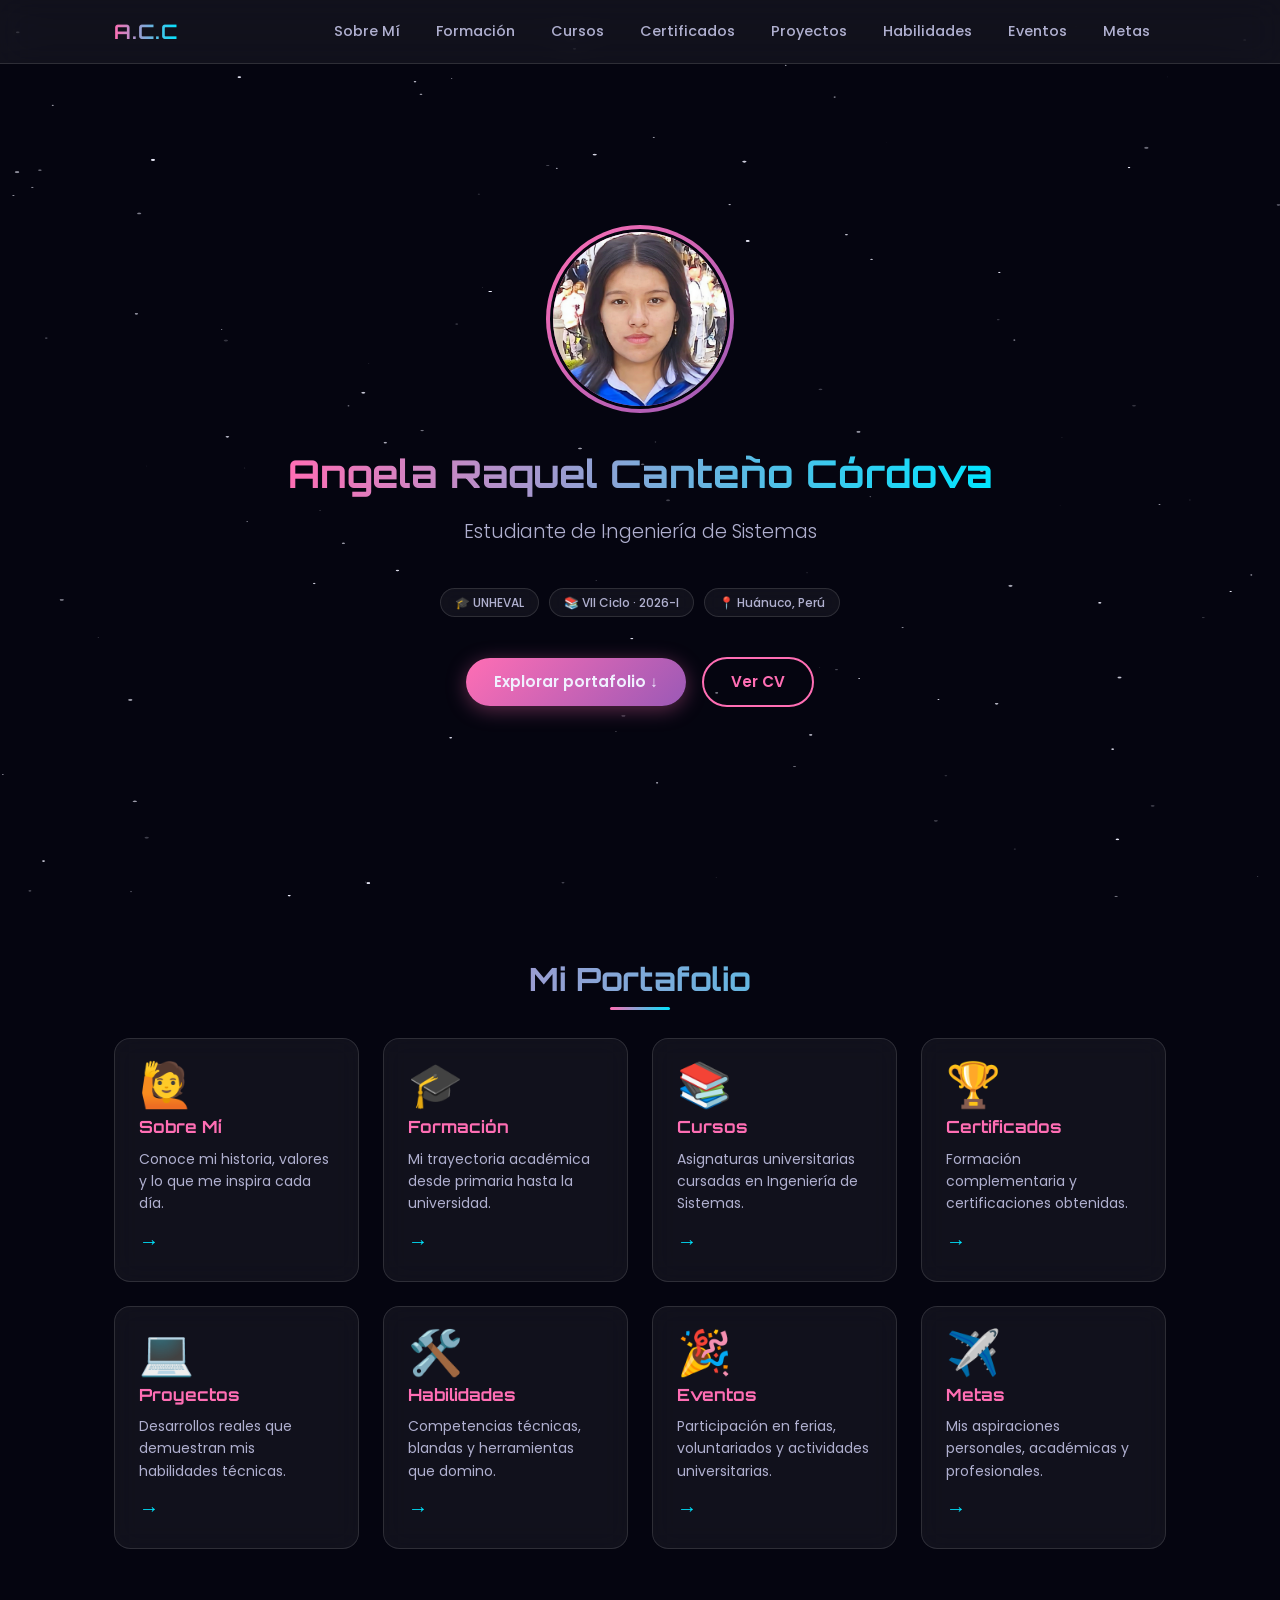
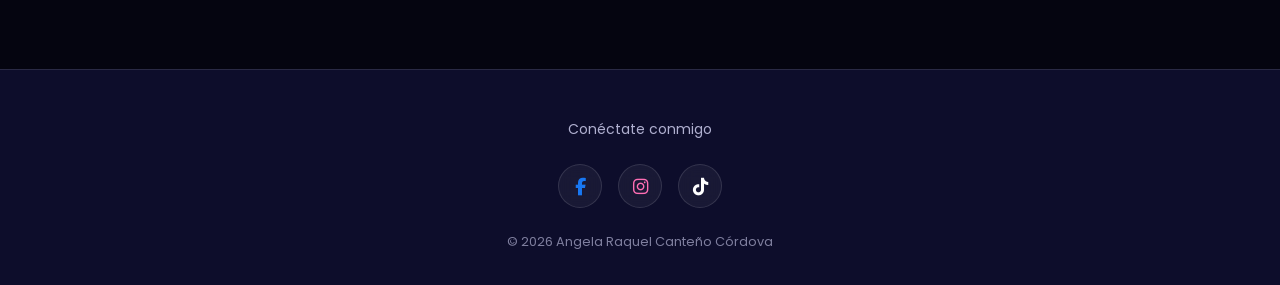
<file: index.html>
<!DOCTYPE html>
<html lang="es">
<head>
  <meta charset="UTF-8">
  <meta name="viewport" content="width=device-width, initial-scale=1.0">
  <meta name="description" content="Portafolio de Angela Raquel Canteño Córdova — Estudiante de Ingeniería de Sistemas, UNHEVAL, Huánuco, Perú.">
  <title>Angela Raquel Canteño Córdova | Portafolio</title>
  <link rel="stylesheet" href="https://cdnjs.cloudflare.com/ajax/libs/font-awesome/6.4.0/css/all.min.css" crossorigin="anonymous" referrerpolicy="no-referrer">
  <link rel="stylesheet" href="assets/css/style.css">
  <style>
    .hero-buttons{
    display: flex;
    justify-content: center;
    gap: 16px;
    flex-wrap: wrap;
    align-items: center;
    }
  </style>
</head>
<body>

  <canvas id="stars-canvas" aria-hidden="true"></canvas>

  <!-- Navbar -->
  <header class="navbar">
    <div class="container">
      <a href="index.html" class="navbar-logo">A.C.C</a>

      <button class="hamburger" type="button" aria-label="Abrir menú" aria-expanded="false">
        <span></span>
        <span></span>
        <span></span>
      </button>

      <ul class="nav-menu">
        <li><a href="pages/sobre-mi.html">Sobre Mí</a></li>
        <li><a href="pages/formacion.html">Formación</a></li>
        <li><a href="pages/cursos.html">Cursos</a></li>
        <li><a href="pages/certificados.html">Certificados</a></li>
        <li><a href="pages/proyectos.html">Proyectos</a></li>
        <li><a href="pages/habilidades.html">Habilidades</a></li>
        <li><a href="pages/eventos.html">Eventos</a></li>
        <li><a href="pages/viajes-metas.html">Metas</a></li>
      </ul>
    </div>
  </header>

  <main>
    <!-- Hero -->
    <section class="hero-home">
      <div class="hero-photo-wrap">
        <img
          src="assets/img/perfil.jpg"
          class="hero-photo"
          width="180"
          height="180"
        >
      </div>

      <h1 class="hero-title">Angela Raquel Canteño Córdova</h1>
      <p class="hero-subtitle">Estudiante de Ingeniería de Sistemas</p>

      <div class="hero-chips">
        <span class="tag-chip">🎓 UNHEVAL</span>
        <span class="tag-chip">📚 VII Ciclo · 2026-I</span>
        <span class="tag-chip">📍 Huánuco, Perú</span>
      </div>
      <div class="hero-buttons">
        <a href="#secciones" class="btn-primary">Explorar portafolio ↓</a>
        <a href="assets/cv/cv-angela.pdf" target="_blank" class="btn-secondary">Ver CV</a>
      </div>
      
    </section>

    <!-- Cards -->
    <section id="secciones" class="section-cards">
      <div class="container">
        <h2 class="section-title text-center">Mi Portafolio</h2>

        <div class="cards-grid">
          <a href="pages/sobre-mi.html" class="glass-card portfolio-card animate-on-scroll" style="--delay: 0.1s">
            <span class="card-emoji anim-float" aria-hidden="true">🙋</span>
            <h3 class="card-title">Sobre Mí</h3>
            <p class="card-desc">Conoce mi historia, valores y lo que me inspira cada día.</p>
            <span class="card-arrow">→</span>
          </a>

          <a href="pages/formacion.html" class="glass-card portfolio-card animate-on-scroll" style="--delay: 0.2s">
            <span class="card-emoji anim-float" aria-hidden="true">🎓</span>
            <h3 class="card-title">Formación</h3>
            <p class="card-desc">Mi trayectoria académica desde primaria hasta la universidad.</p>
            <span class="card-arrow">→</span>
          </a>

          <a href="pages/cursos.html" class="glass-card portfolio-card animate-on-scroll" style="--delay: 0.3s">
            <span class="card-emoji anim-float" aria-hidden="true">📚</span>
            <h3 class="card-title">Cursos</h3>
            <p class="card-desc">Asignaturas universitarias cursadas en Ingeniería de Sistemas.</p>
            <span class="card-arrow">→</span>
          </a>

          <a href="pages/certificados.html" class="glass-card portfolio-card animate-on-scroll" style="--delay: 0.4s">
            <span class="card-emoji anim-float" aria-hidden="true">🏆</span>
            <h3 class="card-title">Certificados</h3>
            <p class="card-desc">Formación complementaria y certificaciones obtenidas.</p>
            <span class="card-arrow">→</span>
          </a>

          <a href="pages/proyectos.html" class="glass-card portfolio-card animate-on-scroll" style="--delay: 0.5s">
            <span class="card-emoji anim-float" aria-hidden="true">💻</span>
            <h3 class="card-title">Proyectos</h3>
            <p class="card-desc">Desarrollos reales que demuestran mis habilidades técnicas.</p>
            <span class="card-arrow">→</span>
          </a>

          <a href="pages/habilidades.html" class="glass-card portfolio-card animate-on-scroll" style="--delay: 0.6s">
            <span class="card-emoji anim-float" aria-hidden="true">🛠️</span>
            <h3 class="card-title">Habilidades</h3>
            <p class="card-desc">Competencias técnicas, blandas y herramientas que domino.</p>
            <span class="card-arrow">→</span>
          </a>

          <a href="pages/eventos.html" class="glass-card portfolio-card animate-on-scroll" style="--delay: 0.7s">
            <span class="card-emoji anim-float" aria-hidden="true">🎉</span>
            <h3 class="card-title">Eventos</h3>
            <p class="card-desc">Participación en ferias, voluntariados y actividades universitarias.</p>
            <span class="card-arrow">→</span>
          </a>

          <a href="pages/viajes-metas.html" class="glass-card portfolio-card animate-on-scroll" style="--delay: 0.8s">
            <span class="card-emoji anim-float" aria-hidden="true">✈️</span>
            <h3 class="card-title">Metas</h3>
            <p class="card-desc">Mis aspiraciones personales, académicas y profesionales.</p>
            <span class="card-arrow">→</span>
          </a>
        </div>
      </div>
    </section>
  </main>

  <!-- Footer -->
  <footer class="footer">
    <div class="container">
      <p class="footer-text">Conéctate conmigo</p>
      <div class="footer-social">
        <a
          href="https://facebook.com/angela.canteno"
          class="social-icon facebook"
          target="_blank"
          rel="noopener noreferrer"
          aria-label="Facebook"
        >
          <i class="fa-brands fa-facebook-f" aria-hidden="true"></i>
        </a>
        <a
          href="https://instagram.com/jisvly?igsh=MXY1YnVvYzBodHlzaQ=="
          class="social-icon instagram"
          target="_blank"
          rel="noopener noreferrer"
          aria-label="Instagram"
        >
          <i class="fa-brands fa-instagram" aria-hidden="true"></i>
        </a>
        <a
          href="https://www.tiktok.com/@lixpupin?_r=1&_t=ZS-96fimWKmJ09"
          class="social-icon tiktok"
          target="_blank"
          rel="noopener noreferrer"
          aria-label="TikTok"
        >
          <i class="fa-brands fa-tiktok" aria-hidden="true"></i>
        </a>
      </div>
      <p class="footer-copy">© 2026 Angela Raquel Canteño Córdova</p>
    </div>
  </footer>

  <script src="assets/js/main.js"></script>
</body>
</html>
</file>
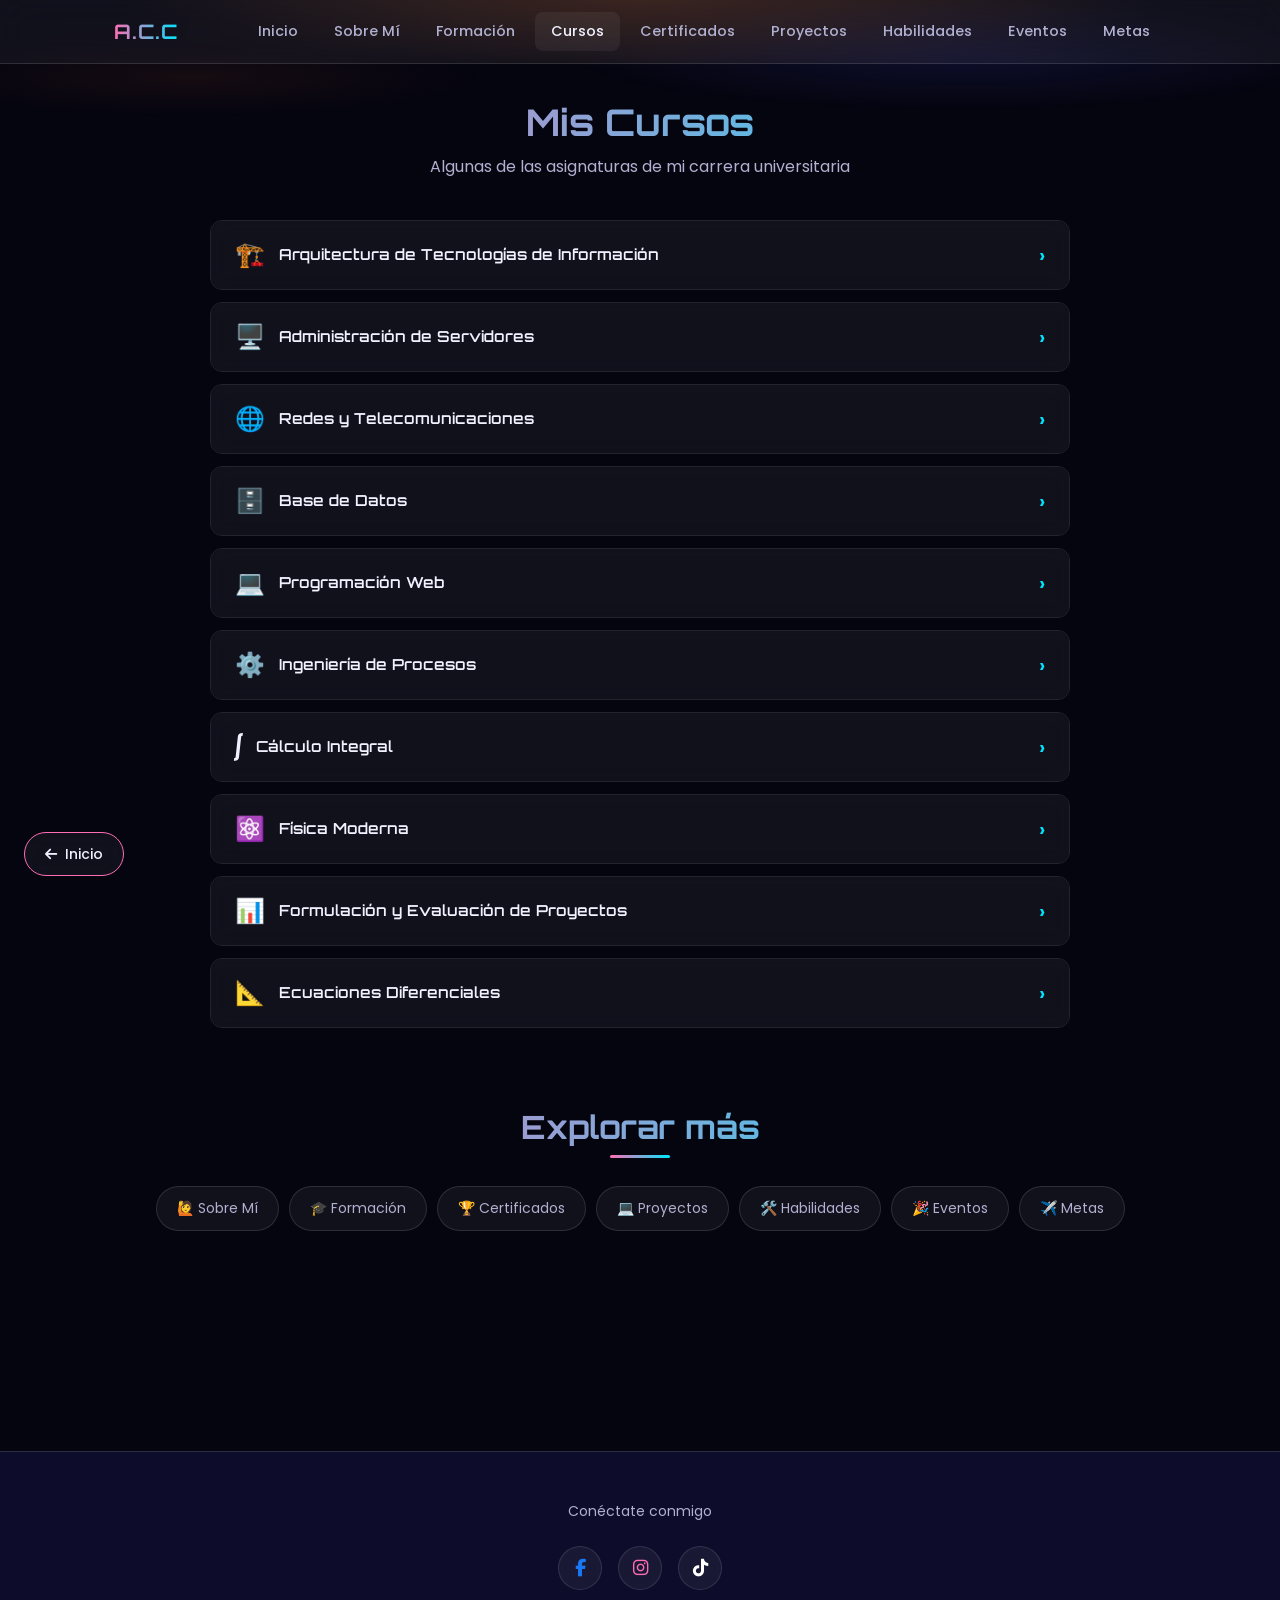
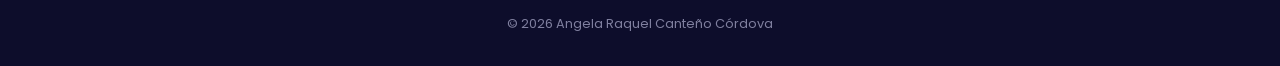
<file: pages/cursos.html>
<!DOCTYPE html>
<html lang="es">
<head>
  <meta charset="UTF-8">
  <meta name="viewport" content="width=device-width, initial-scale=1.0">
  <meta name="description" content="Mis Cursos — Angela Raquel Canteño Córdova, Ingeniería de Sistemas UNHEVAL, VII Ciclo 2026-I.">
  <title>Cursos | Angela Raquel Canteño Córdova</title>
  <link rel="stylesheet" href="https://cdnjs.cloudflare.com/ajax/libs/font-awesome/6.4.0/css/all.min.css" crossorigin="anonymous" referrerpolicy="no-referrer">
  <link rel="stylesheet" href="../assets/css/style.css">
  <style>
    #bubbles-container {
      position: fixed;
      inset: 0;
      z-index: -1;
      pointer-events: none;
      overflow: hidden;
    }

    .page-cursos { padding-bottom: 100px; }

    .hero-cursos {
      text-align: center;
      padding: 100px 24px 40px;
      background: radial-gradient(ellipse 75% 55% at 50% 0%, rgba(180, 90, 40, 0.28), transparent 55%),
                  radial-gradient(ellipse 60% 50% at 75% 25%, rgba(26, 26, 78, 0.45), transparent 50%),
                  radial-gradient(ellipse 50% 40% at 15% 35%, rgba(120, 50, 30, 0.15), transparent 45%);
    }

    .hero-cursos h1 {
      font-family: 'Orbitron', sans-serif;
      font-size: clamp(1.5rem, 4vw, 2.3rem);
      font-weight: 700;
      background: linear-gradient(90deg, var(--rosa), var(--cian));
      -webkit-background-clip: text;
      background-clip: text;
      -webkit-text-fill-color: transparent;
      margin-bottom: 10px;
    }

    .hero-cursos p {
      max-width: 580px;
      margin: 0 auto;
      color: var(--texto-suave);
    }

    /* Acordeón cursos */
    .accordion-cursos {
      width: 100%;
      max-width: 860px;
      margin: 0 auto 48px;
      display: flex;
      flex-direction: column;
      gap: 0;
    }

    .accordion-cursos .accordion-item {
      border-radius: 12px;
      margin-bottom: 12px;
      overflow: hidden;
      border: 1px solid var(--glass-border);
    }

    .accordion-cursos .accordion-header {
      padding: 18px 24px;
      display: flex;
      align-items: center;
      gap: 14px;
      cursor: pointer;
      background: var(--glass);
      backdrop-filter: blur(10px);
      -webkit-backdrop-filter: blur(10px);
      font-weight: 600;
      transition: var(--transition);
      width: 100%;
      border: none;
      color: var(--texto);
      text-align: left;
    }

    .accordion-cursos .accordion-header:hover,
    .accordion-cursos .accordion-item.active .accordion-header {
      border-color: var(--rosa);
      background: rgba(255, 110, 180, 0.08);
    }

    .accordion-cursos .acc-emoji {
      font-size: 1.5rem;
      flex-shrink: 0;
      line-height: 1;
    }

    .accordion-cursos .acc-title {
      flex: 1;
      font-family: 'Orbitron', sans-serif;
      font-size: clamp(0.8rem, 2.5vw, 0.95rem);
      color: var(--texto);
      word-break: break-word;
      min-width: 0;
    }

    .accordion-cursos .acc-arrow {
      margin-left: auto;
      flex-shrink: 0;
      font-size: 1.25rem;
      color: var(--cian);
      transition: transform 0.3s ease;
    }

    .accordion-cursos .accordion-item.active .acc-arrow {
      transform: rotate(90deg);
    }

    .accordion-cursos .accordion-body {
      overflow: hidden;
      transition: max-height 0.4s ease;
    }

    .curso-inner {
      padding: 20px 24px 24px;
      margin: 0 12px 12px;
      background: var(--glass);
      backdrop-filter: blur(12px);
      -webkit-backdrop-filter: blur(12px);
      border: 1px solid var(--glass-border);
      border-radius: var(--radius);
      overflow-wrap: break-word;
      word-break: break-word;
    }

    .badge-area {
      display: inline-block;
      padding: 4px 12px;
      border-radius: 50px;
      font-size: 0.75rem;
      font-weight: 600;
      margin-bottom: 14px;
    }

    .badge-tecnologia {
      background: rgba(0, 229, 255, 0.15);
      border: 1px solid rgba(0, 229, 255, 0.4);
      color: var(--cian);
    }

    .badge-matematica {
      background: rgba(155, 89, 182, 0.2);
      border: 1px solid rgba(155, 89, 182, 0.45);
      color: #c8a0e8;
    }

    .badge-redes {
      background: rgba(255, 110, 180, 0.15);
      border: 1px solid rgba(255, 110, 180, 0.4);
      color: var(--rosa);
    }

    .badge-procesos {
      background: rgba(212, 175, 55, 0.15);
      border: 1px solid rgba(212, 175, 55, 0.45);
      color: #e8c96a;
    }

    .curso-desc {
      margin-bottom: 18px;
      line-height: 1.65;
      color: var(--texto-suave);
    }

    .curso-block-title {
      font-size: 0.8rem;
      text-transform: uppercase;
      letter-spacing: 0.06em;
      color: var(--rosa);
      margin-bottom: 10px;
      font-weight: 600;
    }

    .chips-row {
      display: flex;
      flex-wrap: wrap;
      gap: 8px;
      margin-bottom: 18px;
    }

    .chip-glass {
      padding: 6px 14px;
      font-size: 0.78rem;
      border-radius: 50px;
      background: rgba(255, 255, 255, 0.05);
      border: 1px solid var(--glass-border);
      color: var(--texto-suave);
      line-height: 1.3;
    }

    .trabajo-destacado {
      padding: 14px 16px;
      background: rgba(255, 110, 180, 0.06);
      border-left: 3px solid var(--rosa);
      border-radius: 0 12px 12px 0;
      margin-bottom: 18px;
      font-size: 0.9rem;
      line-height: 1.55;
    }

    .curso-img {
      width: 100%;
      border-radius: 12px;
      aspect-ratio: 16 / 9;
      object-fit: cover;
      border: 1px solid var(--glass-border);
      display: block;
    }

    .nav-pills-section { text-align: center; padding: 20px 0 40px; }
    .nav-pills {
      display: flex;
      flex-wrap: wrap;
      justify-content: center;
      gap: 10px;
    }
    .nav-pills a {
      padding: 10px 20px;
      font-size: 0.875rem;
      border-radius: 50px;
      background: var(--glass);
      border: 1px solid var(--glass-border);
      color: var(--texto-suave);
      transition: var(--transition);
    }
    .nav-pills a:hover {
      border-color: var(--rosa);
      color: var(--texto);
      background: rgba(255, 110, 180, 0.1);
    }

    .nav-menu a.active {
      color: var(--texto);
      background: rgba(255, 110, 180, 0.12);
    }

    @media (max-width: 480px) {
      .accordion-cursos .accordion-header {
        padding: 14px 16px;
        gap: 10px;
      }
      .curso-inner {
        padding: 16px;
        margin: 0 8px 8px;
      }
      .hero-cursos { padding-top: 88px; }
    }
  </style>
</head>
<body>

  <div id="bubbles-container" aria-hidden="true"></div>

  <header class="navbar">
    <div class="container">
      <a href="../index.html" class="navbar-logo">A.C.C</a>
      <button class="hamburger" type="button" aria-label="Abrir menú" aria-expanded="false">
        <span></span><span></span><span></span>
      </button>
      <ul class="nav-menu">
        <li><a href="../index.html">Inicio</a></li>
        <li><a href="sobre-mi.html">Sobre Mí</a></li>
        <li><a href="formacion.html">Formación</a></li>
        <li><a href="cursos.html" class="active">Cursos</a></li>
        <li><a href="certificados.html">Certificados</a></li>
        <li><a href="proyectos.html">Proyectos</a></li>
        <li><a href="habilidades.html">Habilidades</a></li>
        <li><a href="eventos.html">Eventos</a></li>
        <li><a href="viajes-metas.html">Metas</a></li>
      </ul>
    </div>
  </header>

  <main class="page-cursos">
    <section class="hero-cursos">
      <div class="container">
        <h1>Mis Cursos</h1>
        <p>Algunas de las asignaturas de mi carrera universitaria</p>
      </div>
    </section>

    <section class="container">
      <div class="accordion accordion-cursos" id="accordion-cursos">

        <div class="accordion-item">
          <button type="button" class="accordion-header">
            <span class="acc-emoji">🏗️</span>
            <span class="acc-title">Arquitectura de Tecnologías de Información</span>
            <span class="acc-arrow">›</span>
          </button>
          <div class="accordion-body">
            <div class="curso-inner glass-card">
              <span class="badge-area badge-tecnologia">Tecnología</span>
              <p class="curso-desc">
                Estudio de arquitecturas empresariales, patrones de diseño y alineación entre negocio y TI.
                Se analizan frameworks como TOGAF y la planificación de infraestructura escalable.
              </p>
              <p class="curso-block-title">Competencias que desarrolla</p>
              <div class="chips-row">
                <span class="chip-glass">Diseño de arquitectura</span>
                <span class="chip-glass">Análisis de requisitos</span>
                <span class="chip-glass">Documentación técnica</span>
                <span class="chip-glass">Visión estratégica TI</span>
              </div>
              <p class="curso-block-title">Herramientas y tecnologías</p>
              <div class="chips-row">
                <span class="chip-glass">Enterprise Architect</span>
                <span class="chip-glass">UML</span>
                <span class="chip-glass">Draw.io</span>
                <span class="chip-glass">Visio</span>
              </div>
              <p class="curso-block-title">Trabajo destacado</p>
              <p class="trabajo-destacado">
                Diagrama de arquitectura para un sistema de gestión universitaria, definiendo capas,
                servicios y flujos de datos entre módulos académicos y administrativos.
              </p>
              <img class="curso-img" src="../assets/img/curso1.jpg" alt="Arquitectura de TI">
            </div>
          </div>
        </div>

        <div class="accordion-item">
          <button type="button" class="accordion-header">
            <span class="acc-emoji">🖥️</span>
            <span class="acc-title">Administración de Servidores</span>
            <span class="acc-arrow">›</span>
          </button>
          <div class="accordion-body">
            <div class="curso-inner glass-card">
              <span class="badge-area badge-tecnologia">Tecnología</span>
              <p class="curso-desc">
                Configuración, administración y mantenimiento de servidores Linux y Windows en entornos
                de producción y laboratorio. Incluye virtualización, servicios y monitoreo básico.
              </p>
              <p class="curso-block-title">Competencias que desarrolla</p>
              <div class="chips-row">
                <span class="chip-glass">Administración de SO</span>
                <span class="chip-glass">Shell scripting</span>
                <span class="chip-glass">Gestión de usuarios</span>
                <span class="chip-glass">Resolución de incidencias</span>
              </div>
              <p class="curso-block-title">Herramientas y tecnologías</p>
              <div class="chips-row">
                <span class="chip-glass">Linux Ubuntu</span>
                <span class="chip-glass">Windows Server</span>
                <span class="chip-glass">VMware</span>
                <span class="chip-glass">Docker</span>
              </div>
              <p class="curso-block-title">Trabajo destacado</p>
              <p class="trabajo-destacado">
                Despliegue de un servidor web con Apache, configuración de permisos, firewall básico
                y documentación del procedimiento de instalación para el equipo.
              </p>
              <img class="curso-img" src="../assets/img/curso2.jpg" alt="Administración de Servidores">
            </div>
          </div>
        </div>

        <div class="accordion-item">
          <button type="button" class="accordion-header">
            <span class="acc-emoji">🌐</span>
            <span class="acc-title">Redes y Telecomunicaciones</span>
            <span class="acc-arrow">›</span>
          </button>
          <div class="accordion-body">
            <div class="curso-inner glass-card">
              <span class="badge-area badge-redes">Redes</span>
              <p class="curso-desc">
                Fundamentos de redes LAN/WAN, protocolos TCP/IP, subnetting, routing y switching.
                Prácticas con equipos Cisco y simuladores para diseño de topologías.
              </p>
              <p class="curso-block-title">Competencias que desarrolla</p>
              <div class="chips-row">
                <span class="chip-glass">Diseño de topologías</span>
                <span class="chip-glass">Configuración de routers</span>
                <span class="chip-glass">Subnetting</span>
                <span class="chip-glass">Troubleshooting de red</span>
              </div>
              <p class="curso-block-title">Herramientas y tecnologías</p>
              <div class="chips-row">
                <span class="chip-glass">Cisco Packet Tracer</span>
                <span class="chip-glass">Wireshark</span>
                <span class="chip-glass">IPv4 / IPv6</span>
                <span class="chip-glass">VLANs</span>
              </div>
              <p class="curso-block-title">Trabajo destacado</p>
              <p class="trabajo-destacado">
                Simulación de red empresarial con tres VLANs, ACLs y enrutamiento inter-VLAN
                documentado en informe técnico con diagramas y pruebas de conectividad.
              </p>
              <img class="curso-img" src="../assets/img/curso3.jpg" alt="Redes y Telecomunicaciones">
            </div>
          </div>
        </div>

        <div class="accordion-item">
          <button type="button" class="accordion-header">
            <span class="acc-emoji">🗄️</span>
            <span class="acc-title">Base de Datos</span>
            <span class="acc-arrow">›</span>
          </button>
          <div class="accordion-body">
            <div class="curso-inner glass-card">
              <span class="badge-area badge-tecnologia">Tecnología</span>
              <p class="curso-desc">
                Modelado relacional, normalización, consultas SQL avanzadas y administración de
                motores de bases de datos. Integración con aplicaciones backend.
              </p>
              <p class="curso-block-title">Competencias que desarrolla</p>
              <div class="chips-row">
                <span class="chip-glass">Modelado ER</span>
                <span class="chip-glass">SQL avanzado</span>
                <span class="chip-glass">Optimización de consultas</span>
                <span class="chip-glass">Integridad de datos</span>
              </div>
              <p class="curso-block-title">Herramientas y tecnologías</p>
              <div class="chips-row">
                <span class="chip-glass">MySQL</span>
                <span class="chip-glass">PostgreSQL</span>
                <span class="chip-glass">phpMyAdmin</span>
                <span class="chip-glass">DBeaver</span>
              </div>
              <p class="curso-block-title">Trabajo destacado</p>
              <p class="trabajo-destacado">
                Base de datos para sistema de biblioteca con 12 tablas normalizadas, triggers,
                procedimientos almacenados y reportes de préstamos por periodo académico.
              </p>
              <img class="curso-img" src="../assets/img/curso4.jpeg" alt="Base de Datos">
            </div>
          </div>
        </div>

        <div class="accordion-item">
          <button type="button" class="accordion-header">
            <span class="acc-emoji">💻</span>
            <span class="acc-title">Programación Web</span>
            <span class="acc-arrow">›</span>
          </button>
          <div class="accordion-body">
            <div class="curso-inner glass-card">
              <span class="badge-area badge-tecnologia">Tecnología</span>
              <p class="curso-desc">
                Desarrollo de aplicaciones web full stack: HTML semántico, CSS responsive, JavaScript
                y conexión con APIs. Buenas prácticas de UX y accesibilidad básica.
              </p>
              <p class="curso-block-title">Competencias que desarrolla</p>
              <div class="chips-row">
                <span class="chip-glass">Frontend responsive</span>
                <span class="chip-glass">Consumo de APIs</span>
                <span class="chip-glass">Validación de formularios</span>
                <span class="chip-glass">Git / control de versiones</span>
              </div>
              <p class="curso-block-title">Herramientas y tecnologías</p>
              <div class="chips-row">
                <span class="chip-glass">HTML5 / CSS3</span>
                <span class="chip-glass">JavaScript</span>
                <span class="chip-glass">PHP</span>
                <span class="chip-glass">VS Code</span>
              </div>
              <p class="curso-block-title">Trabajo destacado</p>
              <p class="trabajo-destacado">
                Panel administrativo web con CRUD de usuarios, autenticación por sesión y diseño
                glassmorphism responsive — base de este portafolio personal.
              </p>
              <img class="curso-img" src="../assets/img/curso5.jpg" alt="Programación Web">
            </div>
          </div>
        </div>

        <div class="accordion-item">
          <button type="button" class="accordion-header">
            <span class="acc-emoji">⚙️</span>
            <span class="acc-title">Ingeniería de Procesos</span>
            <span class="acc-arrow">›</span>
          </button>
          <div class="accordion-body">
            <div class="curso-inner glass-card">
              <span class="badge-area badge-procesos">Procesos</span>
              <p class="curso-desc">
                Análisis, modelado y mejora de procesos de negocio con notación BPMN.
                Identificación de cuellos de botella y propuestas de optimización en organizaciones.
              </p>
              <p class="curso-block-title">Competencias que desarrolla</p>
              <div class="chips-row">
                <span class="chip-glass">Mapeo de procesos</span>
                <span class="chip-glass">Análisis BPMN</span>
                <span class="chip-glass">Mejora continua</span>
                <span class="chip-glass">Indicadores KPI</span>
              </div>
              <p class="curso-block-title">Herramientas y tecnologías</p>
              <div class="chips-row">
                <span class="chip-glass">Bizagi</span>
                <span class="chip-glass">Lucidchart</span>
                <span class="chip-glass">Excel</span>
                <span class="chip-glass">BPMN 2.0</span>
              </div>
              <p class="curso-block-title">Trabajo destacado</p>
              <p class="trabajo-destacado">
                Rediseño del proceso de matrícula universitaria simulada: diagrama AS-IS y TO-BE
                con reducción estimada de tiempos de atención del 30%.
              </p>
              <img class="curso-img" src="../assets/img/curso6.jpg" alt="Ingeniería de Procesos">
            </div>
          </div>
        </div>

        <div class="accordion-item">
          <button type="button" class="accordion-header">
            <span class="acc-emoji">∫</span>
            <span class="acc-title">Cálculo Integral</span>
            <span class="acc-arrow">›</span>
          </button>
          <div class="accordion-body">
            <div class="curso-inner glass-card">
              <span class="badge-area badge-matematica">Matemática</span>
              <p class="curso-desc">
                Integrales definidas e indefinidas, técnicas de integración, aplicaciones en áreas,
                volúmenes y problemas de modelado en ingeniería y ciencias.
              </p>
              <p class="curso-block-title">Competencias que desarrolla</p>
              <div class="chips-row">
                <span class="chip-glass">Razonamiento analítico</span>
                <span class="chip-glass">Resolución de problemas</span>
                <span class="chip-glass">Modelado matemático</span>
              </div>
              <p class="curso-block-title">Herramientas y tecnologías</p>
              <div class="chips-row">
                <span class="chip-glass">GeoGebra</span>
                <span class="chip-glass">Wolfram Alpha</span>
                <span class="chip-glass">LaTeX</span>
              </div>
              <p class="curso-block-title">Trabajo destacado</p>
              <p class="trabajo-destacado">
                Proyecto de aplicación de integrales al cálculo de consumo energético en un sistema
                con variación continua, presentado con gráficos y análisis interpretativo.
              </p>
              <img class="curso-img" src="../assets/img/curso7.jpg" alt="Cálculo Integral">
            </div>
          </div>
        </div>

        <div class="accordion-item">
          <button type="button" class="accordion-header">
            <span class="acc-emoji">⚛️</span>
            <span class="acc-title">Física Moderna</span>
            <span class="acc-arrow">›</span>
          </button>
          <div class="accordion-body">
            <div class="curso-inner glass-card">
              <span class="badge-area badge-matematica">Matemática</span>
              <p class="curso-desc">
                Introducción a la relatividad especial, física cuántica básica y fenómenos modernos.
                Conexión entre teoría física y aplicaciones en tecnología contemporánea.
              </p>
              <p class="curso-block-title">Competencias que desarrolla</p>
              <div class="chips-row">
                <span class="chip-glass">Pensamiento científico</span>
                <span class="chip-glass">Interpretación de modelos</span>
                <span class="chip-glass">Análisis experimental</span>
              </div>
              <p class="curso-block-title">Herramientas y tecnologías</p>
              <div class="chips-row">
                <span class="chip-glass">Simuladores PhET</span>
                <span class="chip-glass">Python (NumPy)</span>
                <span class="chip-glass">Laboratorio virtual</span>
              </div>
              <p class="curso-block-title">Trabajo destacado</p>
              <p class="trabajo-destacado">
                Informe sobre el efecto fotoeléctrico con experimento simulado, gráficas de energía
                vs. frecuencia y conclusiones vinculadas a aplicaciones en sensores y energía solar.
              </p>
              <img class="curso-img" src="../assets/img/curso8.jpg" alt="Física Moderna">
            </div>
          </div>
        </div>

        <div class="accordion-item">
          <button type="button" class="accordion-header">
            <span class="acc-emoji">📊</span>
            <span class="acc-title">Formulación y Evaluación de Proyectos</span>
            <span class="acc-arrow">›</span>
          </button>
          <div class="accordion-body">
            <div class="curso-inner glass-card">
              <span class="badge-area badge-procesos">Procesos</span>
              <p class="curso-desc">
                Ciclo de vida de proyectos, estudios de factibilidad, presupuestos, cronogramas
                y evaluación económica (VAN, TIR, payback) para iniciativas tecnológicas.
              </p>
              <p class="curso-block-title">Competencias que desarrolla</p>
              <div class="chips-row">
                <span class="chip-glass">Planificación de proyectos</span>
                <span class="chip-glass">Análisis financiero</span>
                <span class="chip-glass">Gestión de riesgos</span>
                <span class="chip-glass">Elaboración de informes</span>
              </div>
              <p class="curso-block-title">Herramientas y tecnologías</p>
              <div class="chips-row">
                <span class="chip-glass">MS Project</span>
                <span class="chip-glass">Excel financiero</span>
                <span class="chip-glass">Diagrama de Gantt</span>
              </div>
              <p class="curso-block-title">Trabajo destacado</p>
              <p class="trabajo-destacado">
                Plan de factibilidad para una app móvil de delivery local: estudio de mercado,
                costos, cronograma de 6 meses y evaluación VAN/TIR con escenario optimista y pesimista.
              </p>
              <img class="curso-img" src="../assets/img/curso9.jpg" alt="Formulación y Evaluación de Proyectos">
            </div>
          </div>
        </div>

        <div class="accordion-item">
          <button type="button" class="accordion-header">
            <span class="acc-emoji">📐</span>
            <span class="acc-title">Ecuaciones Diferenciales</span>
            <span class="acc-arrow">›</span>
          </button>
          <div class="accordion-body">
            <div class="curso-inner glass-card">
              <span class="badge-area badge-matematica">Matemática</span>
              <p class="curso-desc">
                Ecuaciones diferenciales ordinarias y en derivadas parciales, métodos de solución
                y aplicaciones en modelado de sistemas dinámicos en ingeniería.
              </p>
              <p class="curso-block-title">Competencias que desarrolla</p>
              <div class="chips-row">
                <span class="chip-glass">Modelado dinámico</span>
                <span class="chip-glass">Métodos analíticos</span>
                <span class="chip-glass">Interpretación de soluciones</span>
              </div>
              <p class="curso-block-title">Herramientas y tecnologías</p>
              <div class="chips-row">
                <span class="chip-glass">MATLAB</span>
                <span class="chip-glass">GeoGebra</span>
                <span class="chip-glass">Python (SciPy)</span>
              </div>
              <p class="curso-block-title">Trabajo destacado</p>
              <p class="trabajo-destacado">
                Modelo de crecimiento poblacional y enfriamiento de Newton con solución analítica
                y comparación gráfica con datos simulados en MATLAB.
              </p>
              <img class="curso-img" src="../assets/img/curso10.jpg" alt="Ecuaciones Diferenciales">
            </div>
          </div>
        </div>

      </div>
    </section>

    <section class="nav-pills-section container">
      <h2 class="section-title" style="text-align:center;display:block;width:100%">Explorar más</h2>
      <div class="nav-pills">
        <a href="sobre-mi.html">🙋 Sobre Mí</a>
        <a href="formacion.html">🎓 Formación</a>
        <a href="certificados.html">🏆 Certificados</a>
        <a href="proyectos.html">💻 Proyectos</a>
        <a href="habilidades.html">🛠️ Habilidades</a>
        <a href="eventos.html">🎉 Eventos</a>
        <a href="viajes-metas.html">✈️ Metas</a>
      </div>
    </section>
  </main>

  <footer class="footer">
    <div class="container">
      <p class="footer-text">Conéctate conmigo</p>
      <div class="footer-social">
        <a href="https://facebook.com/angela.canteno" class="social-icon facebook" target="_blank" rel="noopener noreferrer" aria-label="Facebook">
          <i class="fa-brands fa-facebook-f" aria-hidden="true"></i>
        </a>
        <a href="https://instagram.com/jisvly?igsh=MXY1YnVvYzBodHlzaQ==" class="social-icon instagram" target="_blank" rel="noopener noreferrer" aria-label="Instagram">
          <i class="fa-brands fa-instagram" aria-hidden="true"></i>
        </a>
        <a href="https://www.tiktok.com/@lixpupin?_r=1&_t=ZS-96fimWKmJ09" class="social-icon tiktok" target="_blank" rel="noopener noreferrer" aria-label="TikTok">
          <i class="fa-brands fa-tiktok" aria-hidden="true"></i>
        </a>
      </div>
      <p class="footer-copy">© 2026 Angela Raquel Canteño Córdova</p>
    </div>
  </footer>

  <a href="../index.html" class="btn-back">
    <i class="fa-solid fa-arrow-left" aria-hidden="true"></i> Inicio
  </a>

  <script src="../assets/js/main.js"></script>
  <script>
    window.addEventListener('load', function () {
      document.querySelectorAll('.accordion-cursos .accordion-item.active .accordion-body').forEach(function (body) {
        body.style.maxHeight = body.scrollHeight + 'px';
      });
    });
  </script>
</body>
</html>
</file>
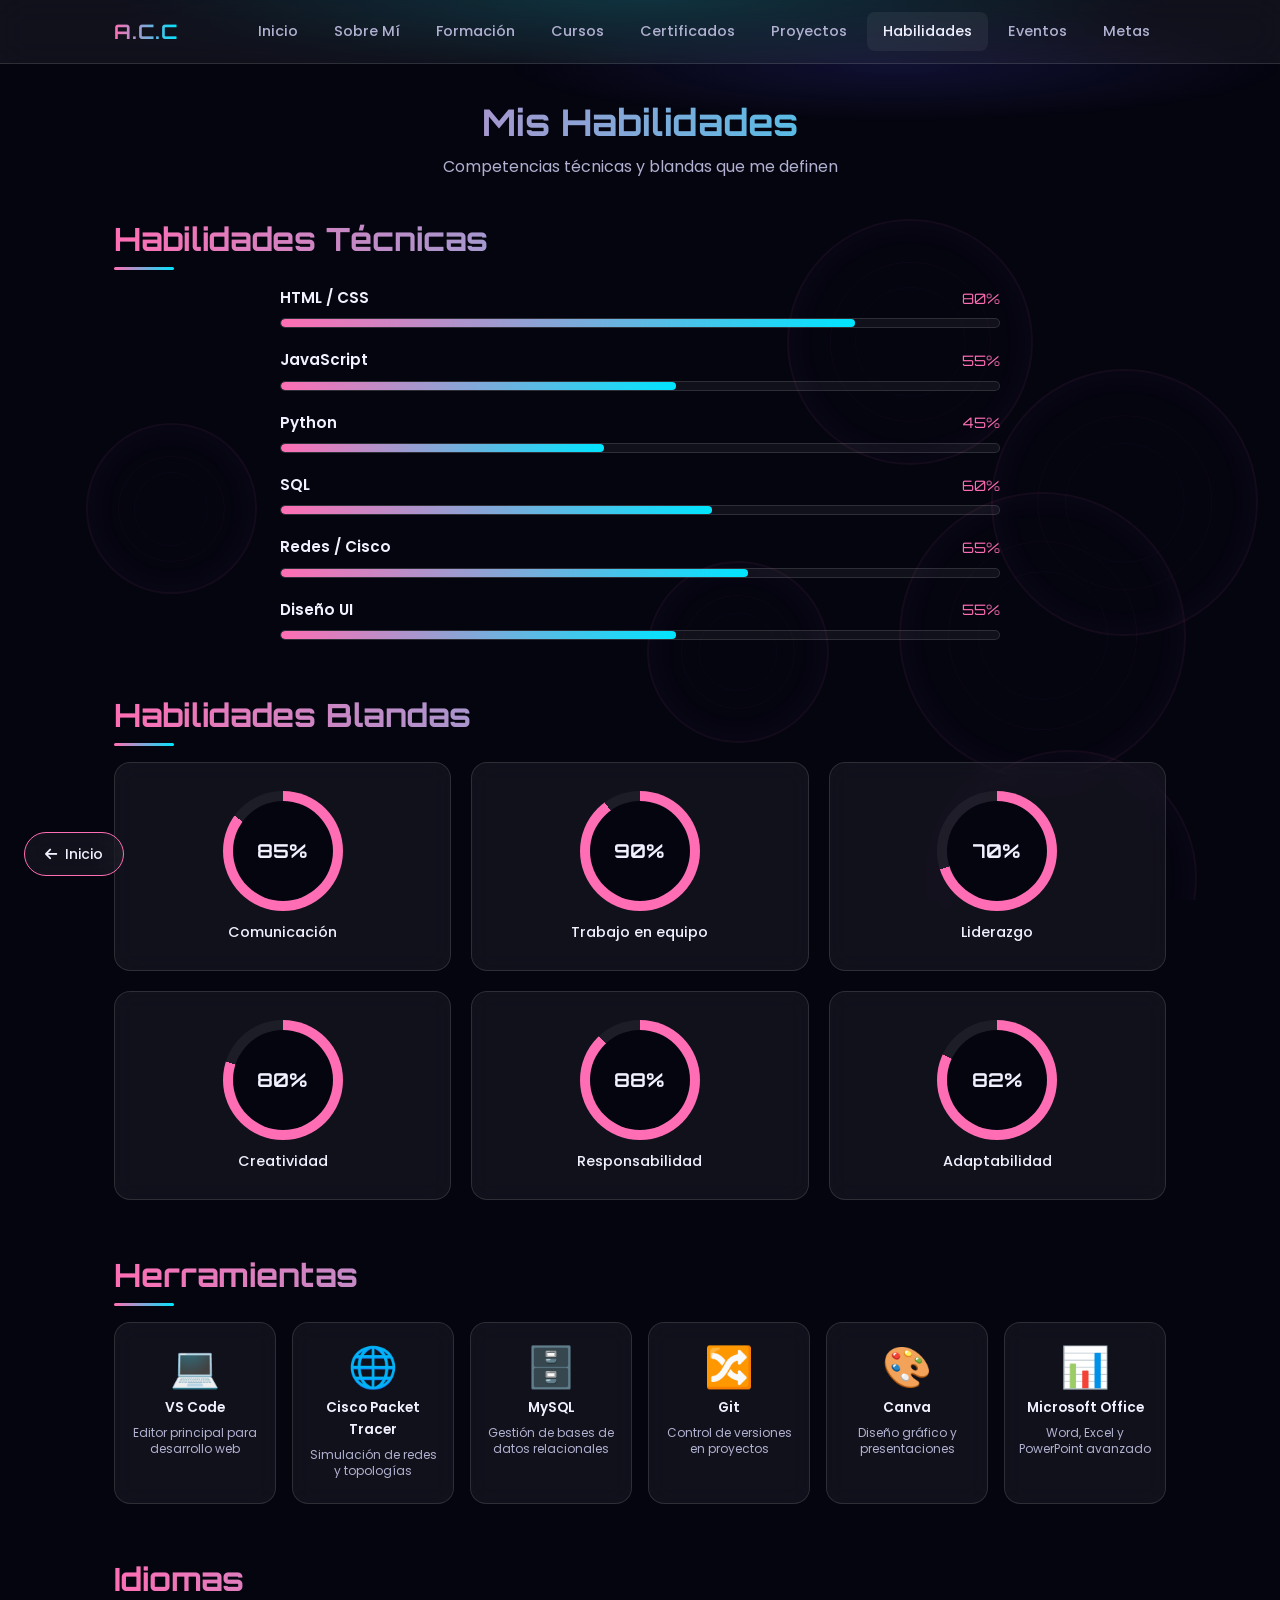
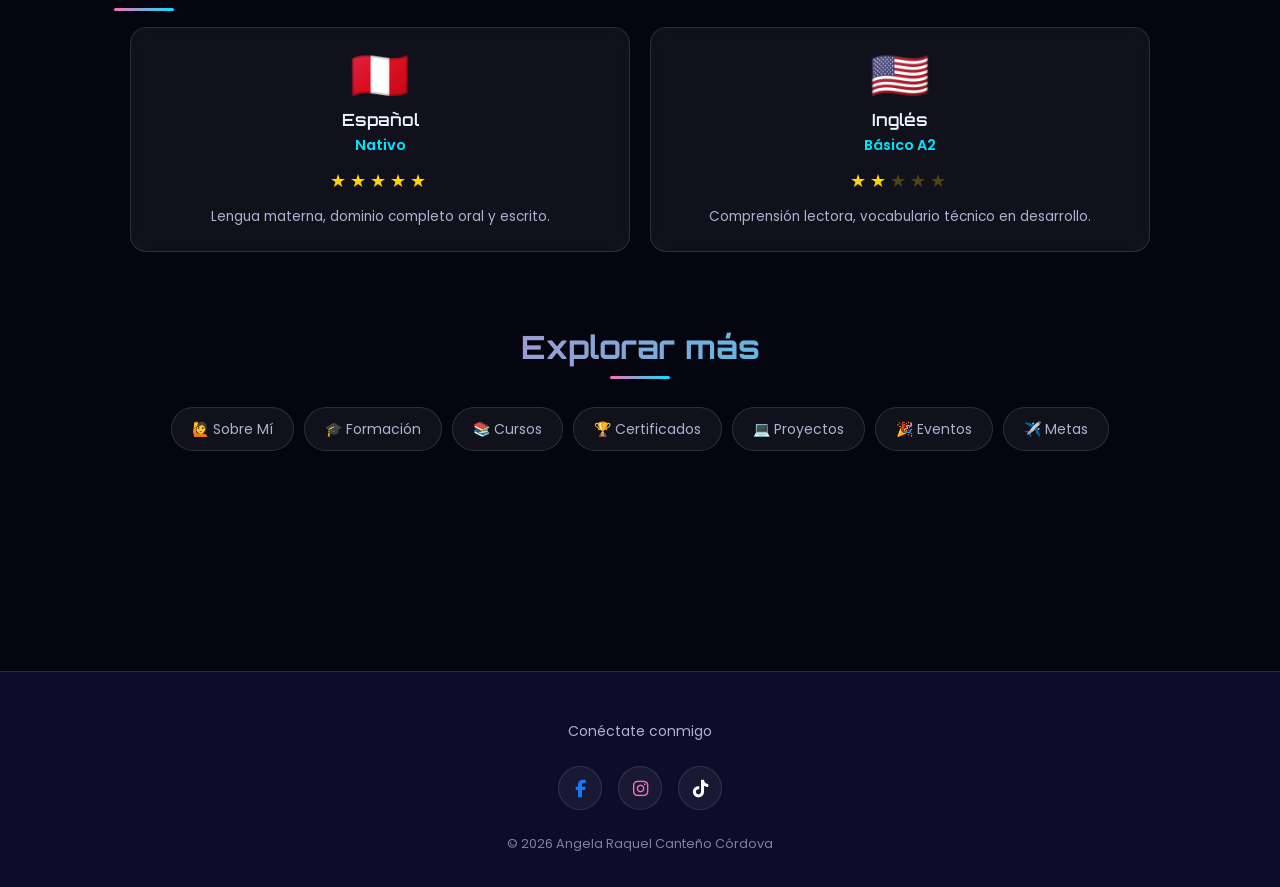
<file: pages/habilidades.html>
<!DOCTYPE html>
<html lang="es">
<head>
  <meta charset="UTF-8">
  <meta name="viewport" content="width=device-width, initial-scale=1.0">
  <meta name="description" content="Mis Habilidades — Angela Raquel Canteño Córdova, Ingeniería de Sistemas UNHEVAL.">
  <title>Habilidades | Angela Raquel Canteño Córdova</title>
  <link rel="stylesheet" href="https://cdnjs.cloudflare.com/ajax/libs/font-awesome/6.4.0/css/all.min.css" crossorigin="anonymous" referrerpolicy="no-referrer">
  <link rel="stylesheet" href="../assets/css/style.css">
  <style>
    :root {
      --dorado: #ffd700;
    }

    #mandalas-container {
      position: fixed;
      inset: 0;
      z-index: -1;
      pointer-events: none;
      overflow: hidden;
    }

    .mandala {
      position: absolute;
      border-radius: 50%;
      border: 2px solid var(--rosa);
      box-shadow: inset 0 0 30px var(--morado);
      opacity: 0.06;
      animation: rotateSlow linear infinite;
    }

    .mandala::before,
    .mandala::after {
      content: '';
      position: absolute;
      border-radius: 50%;
      top: 50%;
      left: 50%;
      transform: translate(-50%, -50%);
    }

    .mandala::before {
      width: 72%;
      height: 72%;
      outline: 1px solid rgba(255, 110, 180, 0.5);
      outline-offset: -8px;
    }

    .mandala::after {
      width: 48%;
      height: 48%;
      outline: 1px solid rgba(155, 89, 182, 0.6);
      outline-offset: -4px;
    }

    .page-habilidades { padding-bottom: 100px; }

    .hero-hab {
      text-align: center;
      padding: 100px 24px 40px;
      background: radial-gradient(ellipse 75% 55% at 50% 0%, rgba(0, 180, 200, 0.22), transparent 55%),
                  radial-gradient(ellipse 60% 50% at 70% 30%, rgba(26, 26, 78, 0.55), transparent 50%);
    }

    .hero-hab h1 {
      font-family: 'Orbitron', sans-serif;
      font-size: clamp(1.5rem, 4vw, 2.3rem);
      font-weight: 700;
      background: linear-gradient(90deg, var(--rosa), var(--cian));
      -webkit-background-clip: text;
      background-clip: text;
      -webkit-text-fill-color: transparent;
      margin-bottom: 10px;
    }

    .hero-hab p {
      color: var(--texto-suave);
      max-width: 520px;
      margin: 0 auto;
    }

    .hab-section {
      margin-bottom: 56px;
    }

    .hab-section .section-title {
      display: block;
      margin-bottom: 28px;
    }

    .hab-section .section-title::after {
      left: 0;
      transform: none;
    }

    /* Barras técnicas */
    .skills-list {
      max-width: 720px;
      margin: 0 auto;
    }

    .skill-bar-wrap {
      margin-bottom: 20px;
    }

    .skill-bar-header {
      display: flex;
      justify-content: space-between;
      align-items: center;
      margin-bottom: 8px;
      gap: 12px;
    }

    .skill-bar-name {
      font-weight: 600;
      color: var(--texto);
      font-size: 0.95rem;
    }

    .skill-bar-pct {
      font-family: 'Orbitron', sans-serif;
      color: var(--rosa);
      font-size: 0.9rem;
      flex-shrink: 0;
    }

    .skill-bar-bg {
      width: 100%;
      height: 10px;
      background: var(--glass);
      border: 1px solid var(--glass-border);
      border-radius: 50px;
      overflow: hidden;
    }

    .skill-bar-fill {
      height: 100%;
      width: 0;
      border-radius: 50px;
      background: linear-gradient(90deg, var(--rosa), var(--cian));
      transition: width 1.2s ease-out;
    }

    /* Blandas — círculos */
    .soft-grid {
      display: grid;
      grid-template-columns: repeat(3, 1fr);
      gap: 20px;
    }

    .soft-card {
      text-align: center;
      padding: 28px 16px;
      display: flex;
      flex-direction: column;
      align-items: center;
    }

    .circle-skill {
      width: 120px;
      height: 120px;
      border-radius: 50%;
      display: flex;
      align-items: center;
      justify-content: center;
      position: relative;
      margin: 0 auto 12px;
      background: conic-gradient(
        var(--rosa) 0%,
        var(--rosa) var(--pct, 0%),
        var(--glass) var(--pct, 0%),
        var(--glass) 100%
      );
      transition: --pct 1.2s ease-out;
      flex-shrink: 0;
    }

    @property --pct {
      syntax: '<percentage>';
      inherits: false;
      initial-value: 0%;
    }

    .circle-skill::before {
      content: '';
      position: absolute;
      inset: 10px;
      border-radius: 50%;
      background: var(--bg-primary);
    }

    .circle-pct {
      position: relative;
      z-index: 1;
      font-family: 'Orbitron', sans-serif;
      font-size: 1.2rem;
      color: var(--texto);
      font-weight: 700;
    }

    .soft-name {
      font-size: 0.9rem;
      font-weight: 500;
      color: var(--texto);
      text-align: center;
      line-height: 1.3;
    }

    /* Herramientas */
    .tools-grid {
      display: grid;
      grid-template-columns: repeat(6, 1fr);
      gap: 16px;
    }

    .tool-card {
      text-align: center;
      padding: 24px 12px;
      transition: var(--transition);
    }

    .tool-card:hover {
      transform: translateY(-6px);
      box-shadow: 0 8px 28px rgba(155, 89, 182, 0.35);
      border-color: rgba(155, 89, 182, 0.4);
    }

    .tool-emoji {
      font-size: 2.5rem;
      display: block;
      margin-bottom: 10px;
      line-height: 1;
    }

    .tool-name {
      color: var(--texto);
      font-size: 0.85rem;
      font-weight: 600;
      margin-bottom: 6px;
    }

    .tool-desc {
      font-size: 0.75rem;
      color: var(--texto-suave);
      line-height: 1.35;
    }

    /* Idiomas */
    .lang-row {
      display: flex;
      flex-wrap: wrap;
      justify-content: center;
      gap: 20px;
      max-width: 1100px;
      margin: 0 auto;
    }

    .lang-card {
      flex: 1 1 280px;
      max-width: 500px;
      padding: 24px;
      text-align: center;
    }

    .lang-flag {
      font-size: 3rem;
      display: block;
      margin-bottom: 10px;
      line-height: 1;
    }

    .lang-name {
      font-family: 'Orbitron', sans-serif;
      color: var(--texto);
      font-size: 1.05rem;
      margin-bottom: 4px;
    }

    .lang-level {
      color: var(--cian);
      font-size: 0.9rem;
      font-weight: 600;
      margin-bottom: 10px;
    }

    .lang-stars {
      margin-bottom: 12px;
      letter-spacing: 4px;
    }

    .star {
      color: var(--dorado);
      font-size: 1.1rem;
    }

    .star.empty {
      opacity: 0.25;
    }

    .lang-desc {
      font-size: 0.85rem;
      color: var(--texto-suave);
      line-height: 1.5;
    }

    .nav-pills-section { text-align: center; padding: 20px 0 40px; }
    .nav-pills {
      display: flex;
      flex-wrap: wrap;
      justify-content: center;
      gap: 10px;
    }
    .nav-pills a {
      padding: 10px 20px;
      font-size: 0.875rem;
      border-radius: 50px;
      background: var(--glass);
      border: 1px solid var(--glass-border);
      color: var(--texto-suave);
      transition: var(--transition);
    }
    .nav-pills a:hover {
      border-color: var(--rosa);
      color: var(--texto);
    }

    .nav-menu a.active {
      color: var(--texto);
      background: rgba(255, 110, 180, 0.12);
    }

    @media (max-width: 900px) {
      .soft-grid { grid-template-columns: repeat(2, 1fr); }
      .tools-grid { grid-template-columns: repeat(3, 1fr); }
    }

    @media (max-width: 480px) {
      .soft-grid,
      .tools-grid {
        grid-template-columns: repeat(2, 1fr);
      }
      .hero-hab { padding-top: 88px; }
      .lang-card { flex: 1 1 100%; max-width: 100%; }
      .circle-skill {
        width: 100px;
        height: 100px;
      }
      .circle-pct { font-size: 1rem; }
    }
  </style>
</head>
<body>

  <div id="mandalas-container" aria-hidden="true"></div>

  <header class="navbar">
    <div class="container">
      <a href="../index.html" class="navbar-logo">A.C.C</a>
      <button class="hamburger" type="button" aria-label="Abrir menú" aria-expanded="false">
        <span></span><span></span><span></span>
      </button>
      <ul class="nav-menu">
        <li><a href="../index.html">Inicio</a></li>
        <li><a href="sobre-mi.html">Sobre Mí</a></li>
        <li><a href="formacion.html">Formación</a></li>
        <li><a href="cursos.html">Cursos</a></li>
        <li><a href="certificados.html">Certificados</a></li>
        <li><a href="proyectos.html">Proyectos</a></li>
        <li><a href="habilidades.html" class="active">Habilidades</a></li>
        <li><a href="eventos.html">Eventos</a></li>
        <li><a href="viajes-metas.html">Metas</a></li>
      </ul>
    </div>
  </header>

  <main class="page-habilidades">
    <section class="hero-hab">
      <div class="container">
        <h1>Mis Habilidades</h1>
        <p>Competencias técnicas y blandas que me definen</p>
      </div>
    </section>

    <!-- Técnicas -->
    <section id="tecnicas" class="hab-section container">
      <h2 class="section-title">Habilidades Técnicas</h2>
      <div class="skills-list">
        <div class="skill-bar-wrap" data-pct="80">
          <div class="skill-bar-header">
            <span class="skill-bar-name">HTML / CSS</span>
            <span class="skill-bar-pct">80%</span>
          </div>
          <div class="skill-bar-bg">
            <div class="skill-bar-fill"></div>
          </div>
        </div>
        <div class="skill-bar-wrap" data-pct="55">
          <div class="skill-bar-header">
            <span class="skill-bar-name">JavaScript</span>
            <span class="skill-bar-pct">55%</span>
          </div>
          <div class="skill-bar-bg">
            <div class="skill-bar-fill"></div>
          </div>
        </div>
        <div class="skill-bar-wrap" data-pct="45">
          <div class="skill-bar-header">
            <span class="skill-bar-name">Python</span>
            <span class="skill-bar-pct">45%</span>
          </div>
          <div class="skill-bar-bg">
            <div class="skill-bar-fill"></div>
          </div>
        </div>
        <div class="skill-bar-wrap" data-pct="60">
          <div class="skill-bar-header">
            <span class="skill-bar-name">SQL</span>
            <span class="skill-bar-pct">60%</span>
          </div>
          <div class="skill-bar-bg">
            <div class="skill-bar-fill"></div>
          </div>
        </div>
        <div class="skill-bar-wrap" data-pct="65">
          <div class="skill-bar-header">
            <span class="skill-bar-name">Redes / Cisco</span>
            <span class="skill-bar-pct">65%</span>
          </div>
          <div class="skill-bar-bg">
            <div class="skill-bar-fill"></div>
          </div>
        </div>
        <div class="skill-bar-wrap" data-pct="55">
          <div class="skill-bar-header">
            <span class="skill-bar-name">Diseño UI</span>
            <span class="skill-bar-pct">55%</span>
          </div>
          <div class="skill-bar-bg">
            <div class="skill-bar-fill"></div>
          </div>
        </div>
      </div>
    </section>

    <!-- Blandas -->
    <section id="blandas" class="hab-section container">
      <h2 class="section-title">Habilidades Blandas</h2>
      <div class="soft-grid">
        <article class="glass-card soft-card" data-pct="85">
          <div class="circle-skill"><span class="circle-pct">85%</span></div>
          <p class="soft-name">Comunicación</p>
        </article>
        <article class="glass-card soft-card" data-pct="90">
          <div class="circle-skill"><span class="circle-pct">90%</span></div>
          <p class="soft-name">Trabajo en equipo</p>
        </article>
        <article class="glass-card soft-card" data-pct="70">
          <div class="circle-skill"><span class="circle-pct">70%</span></div>
          <p class="soft-name">Liderazgo</p>
        </article>
        <article class="glass-card soft-card" data-pct="80">
          <div class="circle-skill"><span class="circle-pct">80%</span></div>
          <p class="soft-name">Creatividad</p>
        </article>
        <article class="glass-card soft-card" data-pct="88">
          <div class="circle-skill"><span class="circle-pct">88%</span></div>
          <p class="soft-name">Responsabilidad</p>
        </article>
        <article class="glass-card soft-card" data-pct="82">
          <div class="circle-skill"><span class="circle-pct">82%</span></div>
          <p class="soft-name">Adaptabilidad</p>
        </article>
      </div>
    </section>

    <!-- Herramientas -->
    <section id="herramientas" class="hab-section container">
      <h2 class="section-title">Herramientas</h2>
      <div class="tools-grid">
        <article class="glass-card tool-card">
          <span class="tool-emoji" aria-hidden="true">💻</span>
          <p class="tool-name">VS Code</p>
          <p class="tool-desc">Editor principal para desarrollo web</p>
        </article>
        <article class="glass-card tool-card">
          <span class="tool-emoji" aria-hidden="true">🌐</span>
          <p class="tool-name">Cisco Packet Tracer</p>
          <p class="tool-desc">Simulación de redes y topologías</p>
        </article>
        <article class="glass-card tool-card">
          <span class="tool-emoji" aria-hidden="true">🗄️</span>
          <p class="tool-name">MySQL</p>
          <p class="tool-desc">Gestión de bases de datos relacionales</p>
        </article>
        <article class="glass-card tool-card">
          <span class="tool-emoji" aria-hidden="true">🔀</span>
          <p class="tool-name">Git</p>
          <p class="tool-desc">Control de versiones en proyectos</p>
        </article>
        <article class="glass-card tool-card">
          <span class="tool-emoji" aria-hidden="true">🎨</span>
          <p class="tool-name">Canva</p>
          <p class="tool-desc">Diseño gráfico y presentaciones</p>
        </article>
        <article class="glass-card tool-card">
          <span class="tool-emoji" aria-hidden="true">📊</span>
          <p class="tool-name">Microsoft Office</p>
          <p class="tool-desc">Word, Excel y PowerPoint avanzado</p>
        </article>
      </div>
    </section>

    <!-- Idiomas -->
    <section id="idiomas" class="hab-section container">
      <h2 class="section-title">Idiomas</h2>
      <div class="lang-row">
        <article class="glass-card lang-card">
          <span class="lang-flag" aria-hidden="true">🇵🇪</span>
          <h3 class="lang-name">Español</h3>
          <p class="lang-level">Nativo</p>
          <p class="lang-stars" aria-label="5 de 5 estrellas">
            <span class="star">★</span><span class="star">★</span><span class="star">★</span><span class="star">★</span><span class="star">★</span>
          </p>
          <p class="lang-desc">Lengua materna, dominio completo oral y escrito.</p>
        </article>
        <article class="glass-card lang-card">
          <span class="lang-flag" aria-hidden="true">🇺🇸</span>
          <h3 class="lang-name">Inglés</h3>
          <p class="lang-level">Básico A2</p>
          <p class="lang-stars" aria-label="2 de 5 estrellas">
            <span class="star">★</span><span class="star">★</span><span class="star empty">★</span><span class="star empty">★</span><span class="star empty">★</span>
          </p>
          <p class="lang-desc">Comprensión lectora, vocabulario técnico en desarrollo.</p>
        </article>
      </div>
    </section>

    <section class="nav-pills-section container">
      <h2 class="section-title" style="text-align:center;display:block;width:100%">Explorar más</h2>
      <div class="nav-pills">
        <a href="sobre-mi.html">🙋 Sobre Mí</a>
        <a href="formacion.html">🎓 Formación</a>
        <a href="cursos.html">📚 Cursos</a>
        <a href="certificados.html">🏆 Certificados</a>
        <a href="proyectos.html">💻 Proyectos</a>
        <a href="eventos.html">🎉 Eventos</a>
        <a href="viajes-metas.html">✈️ Metas</a>
      </div>
    </section>
  </main>

  <footer class="footer">
    <div class="container">
      <p class="footer-text">Conéctate conmigo</p>
      <div class="footer-social">
        <a href="https://facebook.com/angela.canteno" class="social-icon facebook" target="_blank" rel="noopener noreferrer" aria-label="Facebook">
          <i class="fa-brands fa-facebook-f" aria-hidden="true"></i>
        </a>
        <a href="https://instagram.com/jisvly?igsh=MXY1YnVvYzBodHlzaQ==" class="social-icon instagram" target="_blank" rel="noopener noreferrer" aria-label="Instagram">
          <i class="fa-brands fa-instagram" aria-hidden="true"></i>
        </a>
        <a href="https://www.tiktok.com/@lixpupin?_r=1&_t=ZS-96fimWKmJ09" class="social-icon tiktok" target="_blank" rel="noopener noreferrer" aria-label="TikTok">
          <i class="fa-brands fa-tiktok" aria-hidden="true"></i>
        </a>
      </div>
      <p class="footer-copy">© 2026 Angela Raquel Canteño Córdova</p>
    </div>
  </footer>

  <a href="../index.html" class="btn-back">
    <i class="fa-solid fa-arrow-left" aria-hidden="true"></i> Inicio
  </a>

  <script src="../assets/js/main.js"></script>
  <script>
    (function () {
      /* Mandalas */
      var box = document.getElementById('mandalas-container');
      if (box) {
        for (var i = 0; i < 6; i++) {
          var m = document.createElement('div');
          m.className = 'mandala';
          var size = Math.floor(Math.random() * 151) + 150;
          var dur = (Math.random() * 15 + 15).toFixed(1);
          m.style.width = size + 'px';
          m.style.height = size + 'px';
          m.style.left = Math.random() * 85 + '%';
          m.style.top = Math.random() * 85 + '%';
          m.style.animationDuration = dur + 's';
          m.style.animationDirection = i % 2 === 0 ? 'normal' : 'reverse';
          box.appendChild(m);
        }
      }

      /* Barras técnicas — IntersectionObserver */
      var barObserver = new IntersectionObserver(
        function (entries) {
          entries.forEach(function (entry) {
            if (!entry.isIntersecting) return;
            var wrap = entry.target;
            var pct = wrap.dataset.pct;
            var fill = wrap.querySelector('.skill-bar-fill');
            if (fill && pct) {
              requestAnimationFrame(function () {
                fill.style.width = pct + '%';
              });
            }
            barObserver.unobserve(wrap);
          });
        },
        { threshold: 0.35, rootMargin: '0px 0px -20px 0px' }
      );

      document.querySelectorAll('.skill-bar-wrap').forEach(function (el) {
        barObserver.observe(el);
      });

      /* Círculos blandas — --pct con IntersectionObserver */
      var circleObserver = new IntersectionObserver(
        function (entries) {
          entries.forEach(function (entry) {
            if (!entry.isIntersecting) return;
            var card = entry.target;
            var circle = card.querySelector('.circle-skill');
            var pct = card.dataset.pct;
            if (circle && pct) {
              requestAnimationFrame(function () {
                circle.style.setProperty('--pct', pct + '%');
              });
            }
            circleObserver.unobserve(card);
          });
        },
        { threshold: 0.3, rootMargin: '0px 0px -20px 0px' }
      );

      document.querySelectorAll('.soft-card').forEach(function (el) {
        circleObserver.observe(el);
      });

      /* Fallback @property para navegadores sin soporte */
      if (!CSS.supports('background', 'conic-gradient(red, blue)')) {
        document.querySelectorAll('.soft-card').forEach(function (card) {
          var pct = parseInt(card.dataset.pct, 10);
          var circle = card.querySelector('.circle-skill');
          if (circle) circle.style.background = 'rgba(255,110,180,0.3)';
        });
      }
    })();
  </script>
</body>
</html>
</file>
<file: assets/css/style.css>
/* ============================================================
   Portafolio personal — Glassmorphism · Dark · Tech
   ============================================================ */

@import url('https://fonts.googleapis.com/css2?family=Orbitron:wght@400;700&family=Poppins:wght@300;400;600;700&display=swap');

/* ── Variables ───────────────────────────────────────────── */
:root {
  --bg-primary: #050510;
  --bg-secondary: #0d0d2b;
  --rosa: #ff6eb4;
  --cian: #00e5ff;
  --morado: #9b59b6;
  --azul-noche: #1a1a4e;
  --texto: #f0f0ff;
  --texto-suave: #b0b0d0;
  --glass: rgba(255, 255, 255, 0.05);
  --glass-border: rgba(255, 255, 255, 0.12);
  --radius: 16px;
  --transition: all 0.3s ease;
}

/* ── Reset ─────────────────────────────────────────────────── */
*,
*::before,
*::after {
  margin: 0;
  padding: 0;
  box-sizing: border-box;
}

html {
  scroll-behavior: smooth;
  font-size: 16px;
}

body {
  font-family: 'Poppins', sans-serif;
  font-weight: 400;
  background-color: var(--bg-primary);
  color: var(--texto);
  line-height: 1.6;
  min-height: 100vh;
  overflow-x: hidden;
  -webkit-font-smoothing: antialiased;
  -moz-osx-font-smoothing: grayscale;
}

img,
picture,
video,
canvas,
svg {
  display: block;
  max-width: 100%;
}

input,
button,
textarea,
select {
  font: inherit;
  color: inherit;
}

button {
  cursor: pointer;
  border: none;
  background: none;
}

a {
  color: inherit;
  text-decoration: none;
}

ul,
ol {
  list-style: none;
}

h1, h2, h3, h4, h5, h6 {
  line-height: 1.2;
  font-weight: 600;
}

p {
  color: var(--texto-suave);
}

/* ── Scrollbar ─────────────────────────────────────────────── */
::-webkit-scrollbar {
  width: 6px;
  height: 6px;
}

::-webkit-scrollbar-track {
  background: var(--bg-primary);
}

::-webkit-scrollbar-thumb {
  background: linear-gradient(180deg, var(--rosa), var(--morado));
  border-radius: 3px;
}

::-webkit-scrollbar-thumb:hover {
  background: linear-gradient(180deg, var(--morado), var(--rosa));
}

* {
  scrollbar-width: thin;
  scrollbar-color: var(--rosa) var(--bg-primary);
}

/* ── Keyframes ─────────────────────────────────────────────── */
@keyframes fadeInUp {
  from {
    opacity: 0;
    transform: translateY(30px);
  }
  to {
    opacity: 1;
    transform: translateY(0);
  }
}

@keyframes fadeInLeft {
  from {
    opacity: 0;
    transform: translateX(-30px);
  }
  to {
    opacity: 1;
    transform: translateX(0);
  }
}

@keyframes fadeInRight {
  from {
    opacity: 0;
    transform: translateX(30px);
  }
  to {
    opacity: 1;
    transform: translateX(0);
  }
}

@keyframes float {
  0%, 100% { transform: translateY(0); }
  50% { transform: translateY(-12px); }
}

@keyframes pulse {
  0%, 100% { transform: scale(1); opacity: 1; }
  50% { transform: scale(1.05); opacity: 0.85; }
}

@keyframes glowRosa {
  0%, 100% { box-shadow: 0 0 20px rgba(255, 110, 180, 0.3); }
  50% { box-shadow: 0 0 40px rgba(255, 110, 180, 0.6); }
}

@keyframes rotateSlow {
  from { transform: rotate(0deg); }
  to { transform: rotate(360deg); }
}

@keyframes twinkle {
  0%, 100% { opacity: 0.3; transform: scale(0.8); }
  50% { opacity: 1; transform: scale(1.2); }
}

@keyframes bubbleRise {
  0% {
    opacity: 0;
    transform: translateY(100%) scale(0.5);
  }
  20% { opacity: 0.6; }
  100% {
    opacity: 0;
    transform: translateY(-120vh) scale(1);
  }
}

@keyframes petalFall {
  0% {
    opacity: 1;
    transform: translateY(-10vh) rotate(0deg) translateX(0);
  }
  100% {
    opacity: 0;
    transform: translateY(110vh) rotate(720deg) translateX(80px);
  }
}

@keyframes cloudFloat {
  0%, 100% { transform: translateX(0); }
  50% { transform: translateX(30px); }
}

/* ── Layout ──────────────────────────────────────────────────── */
.container {
  width: 100%;
  max-width: 1100px;
  margin: 0 auto;
  padding: 0 24px;
}

.page-hero {
  text-align: center;
  padding-top: 100px;
  padding-bottom: 48px;
}

/* ── Section title ─────────────────────────────────────────── */
.section-title {
  font-family: 'Orbitron', sans-serif;
  font-size: clamp(1.5rem, 4vw, 2rem);
  font-weight: 700;
  background: linear-gradient(90deg, var(--rosa), var(--cian));
  -webkit-background-clip: text;
  background-clip: text;
  -webkit-text-fill-color: transparent;
  display: inline-block;
  position: relative;
  margin-bottom: 40px;
}

.section-title::after {
  content: '';
  position: absolute;
  left: 50%;
  bottom: -12px;
  transform: translateX(-50%);
  width: 60px;
  height: 3px;
  background: linear-gradient(90deg, var(--rosa), var(--cian));
  border-radius: 2px;
}

.section-title.text-left::after {
  left: 0;
  transform: none;
}

/* ── Glass card ────────────────────────────────────────────── */
.glass-card {
  background: var(--glass);
  backdrop-filter: blur(12px);
  -webkit-backdrop-filter: blur(12px);
  border: 1px solid var(--glass-border);
  border-radius: var(--radius);
  padding: 24px;
  transition: var(--transition);
}

.glass-card:hover {
  transform: translateY(-6px);
  box-shadow: 0 12px 40px rgba(255, 110, 180, 0.25);
  border-color: rgba(255, 110, 180, 0.3);
}

/* ── Buttons ─────────────────────────────────────────────────── */
.btn-primary {
  display: inline-flex;
  align-items: center;
  justify-content: center;
  gap: 8px;
  padding: 12px 28px;
  background: linear-gradient(135deg, var(--rosa), var(--morado));
  color: var(--texto);
  font-weight: 600;
  font-size: 0.95rem;
  border-radius: 50px;
  border: none;
  transition: var(--transition);
  box-shadow: 0 4px 20px rgba(255, 110, 180, 0.35);
}

.btn-primary:hover {
  transform: translateY(-2px);
  box-shadow: 0 8px 30px rgba(255, 110, 180, 0.5);
  filter: brightness(1.1);
}

.btn-secondary {
  display: inline-flex;
  align-items: center;
  justify-content: center;
  gap: 8px;
  padding: 11px 27px;
  background: transparent;
  color: var(--rosa);
  font-weight: 600;
  font-size: 0.95rem;
  border-radius: 50px;
  border: 2px solid var(--rosa);
  transition: var(--transition);
}

.btn-secondary:hover {
  background: rgba(255, 110, 180, 0.1);
  box-shadow: 0 0 20px rgba(255, 110, 180, 0.3);
  transform: translateY(-2px);
}

.btn-back {
  position: fixed;
  bottom: 24px;
  left: 24px;
  z-index: 900;
  display: inline-flex;
  align-items: center;
  gap: 8px;
  padding: 10px 20px;
  background: var(--glass);
  backdrop-filter: blur(12px);
  -webkit-backdrop-filter: blur(12px);
  border: 1px solid var(--rosa);
  border-radius: 50px;
  color: var(--texto);
  font-size: 0.875rem;
  font-weight: 500;
  transition: var(--transition);
}

.btn-back:hover {
  background: rgba(255, 110, 180, 0.15);
  box-shadow: 0 0 24px rgba(255, 110, 180, 0.35);
  transform: translateX(-4px);
}

/* ── Tag chip ────────────────────────────────────────────────── */
.tag-chip {
  display: inline-block;
  padding: 4px 14px;
  font-size: 0.75rem;
  font-weight: 500;
  color: var(--texto-suave);
  background: var(--glass);
  backdrop-filter: blur(8px);
  -webkit-backdrop-filter: blur(8px);
  border: 1px solid var(--glass-border);
  border-radius: 50px;
  transition: var(--transition);
}

.tag-chip:hover {
  border-color: var(--rosa);
  color: var(--texto);
}

/* ── Grids ───────────────────────────────────────────────────── */
.grid-2 {
  display: grid;
  grid-template-columns: repeat(2, 1fr);
  gap: 24px;
}

.grid-3 {
  display: grid;
  grid-template-columns: repeat(3, 1fr);
  gap: 24px;
}

.grid-4 {
  display: grid;
  grid-template-columns: repeat(4, 1fr);
  gap: 24px;
}

/* ── Scroll animations ───────────────────────────────────────── */
.animate-on-scroll {
  opacity: 0;
  transform: translateY(30px);
  transition: opacity 0.6s ease, transform 0.6s ease;
}

.animate-on-scroll.visible {
  opacity: 1;
  transform: translateY(0);
  animation: fadeInUp 0.6s ease forwards;
  animation-delay: var(--delay, 0s);
}

/* Utility animation classes */
.anim-fade-up    { animation: fadeInUp 0.8s ease forwards; }
.anim-fade-left  { animation: fadeInLeft 0.8s ease forwards; }
.anim-fade-right { animation: fadeInRight 0.8s ease forwards; }
.anim-float      { animation: float 3s ease-in-out infinite; }
.anim-pulse      { animation: pulse 2s ease-in-out infinite; }
.anim-glow       { animation: glowRosa 2s ease-in-out infinite; }
.anim-rotate     { animation: rotateSlow 20s linear infinite; }
.anim-twinkle    { animation: twinkle 2s ease-in-out infinite; }
.anim-bubble     { animation: bubbleRise 8s ease-in infinite; }
.anim-petal      { animation: petalFall 10s linear infinite; }
.anim-cloud      { animation: cloudFloat 6s ease-in-out infinite; }

/* ── Navbar ──────────────────────────────────────────────────── */
.navbar {
  position: fixed;
  top: 0;
  left: 0;
  right: 0;
  z-index: 1000;
  height: 64px;
  display: flex;
  align-items: center;
  background: var(--glass);
  backdrop-filter: blur(16px);
  -webkit-backdrop-filter: blur(16px);
  border-bottom: 1px solid var(--glass-border);
  transition: var(--transition);
}

.navbar.scrolled {
  background: rgba(5, 5, 16, 0.85);
  backdrop-filter: blur(20px);
  -webkit-backdrop-filter: blur(20px);
  box-shadow: 0 4px 30px rgba(0, 0, 0, 0.4);
}

.navbar .container {
  display: flex;
  align-items: center;
  justify-content: space-between;
  height: 100%;
}

.navbar-logo {
  font-family: 'Orbitron', sans-serif;
  font-size: 1.25rem;
  font-weight: 700;
  background: linear-gradient(90deg, var(--rosa), var(--cian));
  -webkit-background-clip: text;
  background-clip: text;
  -webkit-text-fill-color: transparent;
  letter-spacing: 1px;
}

.navbar-menu {
  display: flex;
  align-items: center;
  gap: 8px;
}

.navbar-menu > li > a,
.nav-menu > li > a {
  display: block;
  padding: 8px 16px;
  font-size: 0.9rem;
  font-weight: 500;
  color: var(--texto-suave);
  border-radius: 8px;
  transition: var(--transition);
}

.navbar-menu > li > a:hover,
.navbar-menu > li > a.active,
.nav-menu > li > a:hover,
.nav-menu > li > a.active {
  color: var(--texto);
  background: rgba(255, 255, 255, 0.06);
}

/* Hamburger */
.navbar-toggle {
  display: none;
  flex-direction: column;
  justify-content: center;
  gap: 5px;
  width: 36px;
  height: 36px;
  padding: 6px;
  border-radius: 8px;
  transition: var(--transition);
}

.navbar-toggle span {
  display: block;
  width: 100%;
  height: 2px;
  background: var(--texto);
  border-radius: 2px;
  transition: var(--transition);
}

.navbar-toggle.active span:nth-child(1) {
  transform: translateY(7px) rotate(45deg);
}

.navbar-toggle.active span:nth-child(2) {
  opacity: 0;
}

.navbar-toggle.active span:nth-child(3) {
  transform: translateY(-7px) rotate(-45deg);
}

/* ── Footer ──────────────────────────────────────────────────── */
.footer {
  background: var(--bg-secondary);
  padding: 48px 0 32px;
  margin-top: 80px;
  border-top: 1px solid var(--glass-border);
}

.footer .container {
  display: flex;
  flex-direction: column;
  align-items: center;
  gap: 24px;
  text-align: center;
}

.footer-brand {
  font-family: 'Orbitron', sans-serif;
  font-size: 1.1rem;
  font-weight: 700;
  background: linear-gradient(90deg, var(--rosa), var(--cian));
  -webkit-background-clip: text;
  background-clip: text;
  -webkit-text-fill-color: transparent;
}

.footer-text {
  font-size: 0.875rem;
  color: var(--texto-suave);
}

.footer-social {
  display: flex;
  gap: 16px;
}

.social-icon {
  display: flex;
  align-items: center;
  justify-content: center;
  width: 44px;
  height: 44px;
  border-radius: 50%;
  background: var(--glass);
  backdrop-filter: blur(8px);
  -webkit-backdrop-filter: blur(8px);
  border: 1px solid var(--glass-border);
  font-size: 1.1rem;
  transition: var(--transition);
}

.social-icon.facebook {
  color: #1877f2;
}

.social-icon.instagram {
  color: var(--rosa);
}

.social-icon.tiktok {
  color: #ffffff;
}

.social-icon:hover {
  transform: translateY(-4px) scale(1.1);
  box-shadow: 0 8px 24px rgba(255, 110, 180, 0.3);
  border-color: rgba(255, 110, 180, 0.4);
}

.social-icon.facebook:hover {
  background: rgba(24, 119, 242, 0.15);
  box-shadow: 0 8px 24px rgba(24, 119, 242, 0.35);
}

.social-icon.instagram:hover {
  background: rgba(255, 110, 180, 0.15);
}

.social-icon.tiktok:hover {
  background: rgba(255, 255, 255, 0.1);
}

.footer-copy {
  font-size: 0.8rem;
  color: var(--texto-suave);
  opacity: 0.7;
}

/* ── Home (index) ────────────────────────────────────────────── */
#stars-canvas {
  position: fixed;
  top: 0;
  left: 0;
  width: 100%;
  height: 100%;
  z-index: -1;
  pointer-events: none;
}

.hero-home {
  min-height: 100vh;
  display: flex;
  flex-wrap: wrap;
  gap: 8px;
  margin-top: auto;
  flex-direction: column;
  align-items: center;
  justify-content: center;
  text-align: center;
  padding: 80px 24px 48px;
  position: relative;
}

.hero-photo-wrap {
  position: relative;
  width: 188px;
  height: 188px;
  margin-bottom: 28px;
  border-radius: 50%;
  padding: 4px;
  background: linear-gradient(135deg, var(--rosa), var(--morado), var(--cian), var(--rosa));
  background-size: 300% 300%;
  animation: borderGlow 4s ease infinite;
}

@keyframes borderGlow {
  0%, 100% { background-position: 0% 50%; }
  50% { background-position: 100% 50%; }
}

.hero-photo {
  width: 180px;
  height: 180px;
  border-radius: 50%;
  object-fit: cover;
  border: 3px solid var(--bg-primary);
}

.hero-title {
  font-family: 'Orbitron', sans-serif;
  font-size: clamp(1.4rem, 4.5vw, 2.4rem);
  font-weight: 700;
  line-height: 1.25;
  max-width: 900px;
  background: linear-gradient(90deg, var(--rosa), var(--cian));
  -webkit-background-clip: text;
  background-clip: text;
  -webkit-text-fill-color: transparent;
  margin-bottom: 12px;
}

.hero-subtitle {
  font-size: clamp(1rem, 2.5vw, 1.2rem);
  color: var(--texto-suave);
  font-weight: 300;
  margin-bottom: 8px;
}

.hero-chips {
  display: flex;
  flex-wrap: wrap;
  gap: 10px;
  justify-content: center;
  margin: 24px 0 32px;
}

.section-cards {
  padding: 60px 0 40px;
}

.section-cards .section-title {
  display: block;
  text-align: center;
  width: 100%;
}

.section-cards .section-title::after {
  left: 50%;
  transform: translateX(-50%);
}

.text-center {
  text-align: center;
}

.cards-grid {
  display: grid;
  grid-template-columns: repeat(4, 1fr);
  gap: 24px;
}

.portfolio-card {
  display: flex;
  flex-direction: column;
  gap: 10px;
  min-height: 200px;
  text-decoration: none;
  color: inherit;
  cursor: pointer;
}

.portfolio-card .card-emoji {
  font-size: 2.75rem;
  line-height: 1;
}

.portfolio-card .card-title {
  font-family: 'Orbitron', sans-serif;
  font-size: 1.05rem;
  font-weight: 700;
  color: var(--rosa);
}

.portfolio-card .card-desc {
  font-size: 0.875rem;
  flex: 1;
}

.portfolio-card .card-arrow {
  font-size: 1.25rem;
  font-weight: 600;
  color: var(--cian);
  transition: var(--transition);
}

.portfolio-card:hover .card-arrow {
  transform: translateX(6px);
}

.nav-menu {
  display: flex;
  align-items: center;
  gap: 4px;
}

.hamburger {
  display: none;
  flex-direction: column;
  justify-content: center;
  gap: 5px;
  width: 36px;
  height: 36px;
  padding: 6px;
  border-radius: 8px;
  transition: var(--transition);
}

.hamburger span {
  display: block;
  width: 100%;
  height: 2px;
  background: var(--texto);
  border-radius: 2px;
  transition: var(--transition);
}

.hamburger.active span:nth-child(1) {
  transform: translateY(7px) rotate(45deg);
}

.hamburger.active span:nth-child(2) {
  opacity: 0;
}

.hamburger.active span:nth-child(3) {
  transform: translateY(-7px) rotate(-45deg);
}

/* Accordion, tabs, carousel */
.accordion-body {
  overflow: hidden;
}

.tab-panel {
  display: none;
}

.tab-panel.active {
  display: block;
}

.tab-btn.active {
  color: var(--rosa);
}

.carousel-viewport {
  overflow: hidden;
}

/* ── Responsive ──────────────────────────────────────────────── */
@media (max-width: 900px) {
  .grid-3,
  .grid-4 {
    grid-template-columns: repeat(2, 1fr);
  }

  .cards-grid {
    grid-template-columns: repeat(2, 1fr);
  }

  .hero-title {
    font-size: clamp(1.25rem, 5vw, 1.75rem);
  }

  .navbar-toggle,
  .hamburger {
    display: flex;
  }

  .navbar-menu,
  .nav-menu {
    position: fixed;
    top: 64px;
    left: 0;
    right: 0;
    flex-direction: column;
    align-items: stretch;
    gap: 4px;
    padding: 0 16px;
    background: rgba(5, 5, 16, 0.97);
    backdrop-filter: blur(20px);
    -webkit-backdrop-filter: blur(20px);
    border-bottom: 1px solid transparent;
    max-height: 0;
    overflow: hidden;
    opacity: 0;
    visibility: hidden;
    pointer-events: none;
    transition: max-height 0.35s ease, opacity 0.3s ease, padding 0.35s ease, visibility 0.3s ease, border-color 0.3s ease;
  }

  .navbar-menu.open,
  .nav-menu.open {
    max-height: 420px;
    padding: 16px;
    opacity: 1;
    visibility: visible;
    pointer-events: auto;
    overflow-y: auto;
    border-bottom-color: var(--glass-border);
  }

  .navbar-menu > li > a,
  .nav-menu > li > a {
    padding: 14px 16px;
    border-radius: var(--radius);
  }

  .page-hero {
    padding-top: 88px;
  }
}

@media (max-width: 480px) {
  .grid-2,
  .grid-3,
  .grid-4 {
    grid-template-columns: 1fr;
  }

  .cards-grid {
    grid-template-columns: 1fr;
  }

  .hero-home {
    padding: 72px 16px 40px;
  }

  .hero-photo-wrap {
    width: 168px;
    height: 168px;
  }

  .hero-photo {
    width: 160px;
    height: 160px;
  }

  .hero-chips {
    flex-direction: column;
    align-items: center;
  }

  .container {
    padding: 0 16px;
  }

  .page-hero {
    padding-top: 80px;
    padding-bottom: 32px;
  }

  .btn-back {
    bottom: 16px;
    left: 16px;
    padding: 8px 16px;
    font-size: 0.8rem;
  }

  .glass-card {
    padding: 18px;
  }
}
</file>
